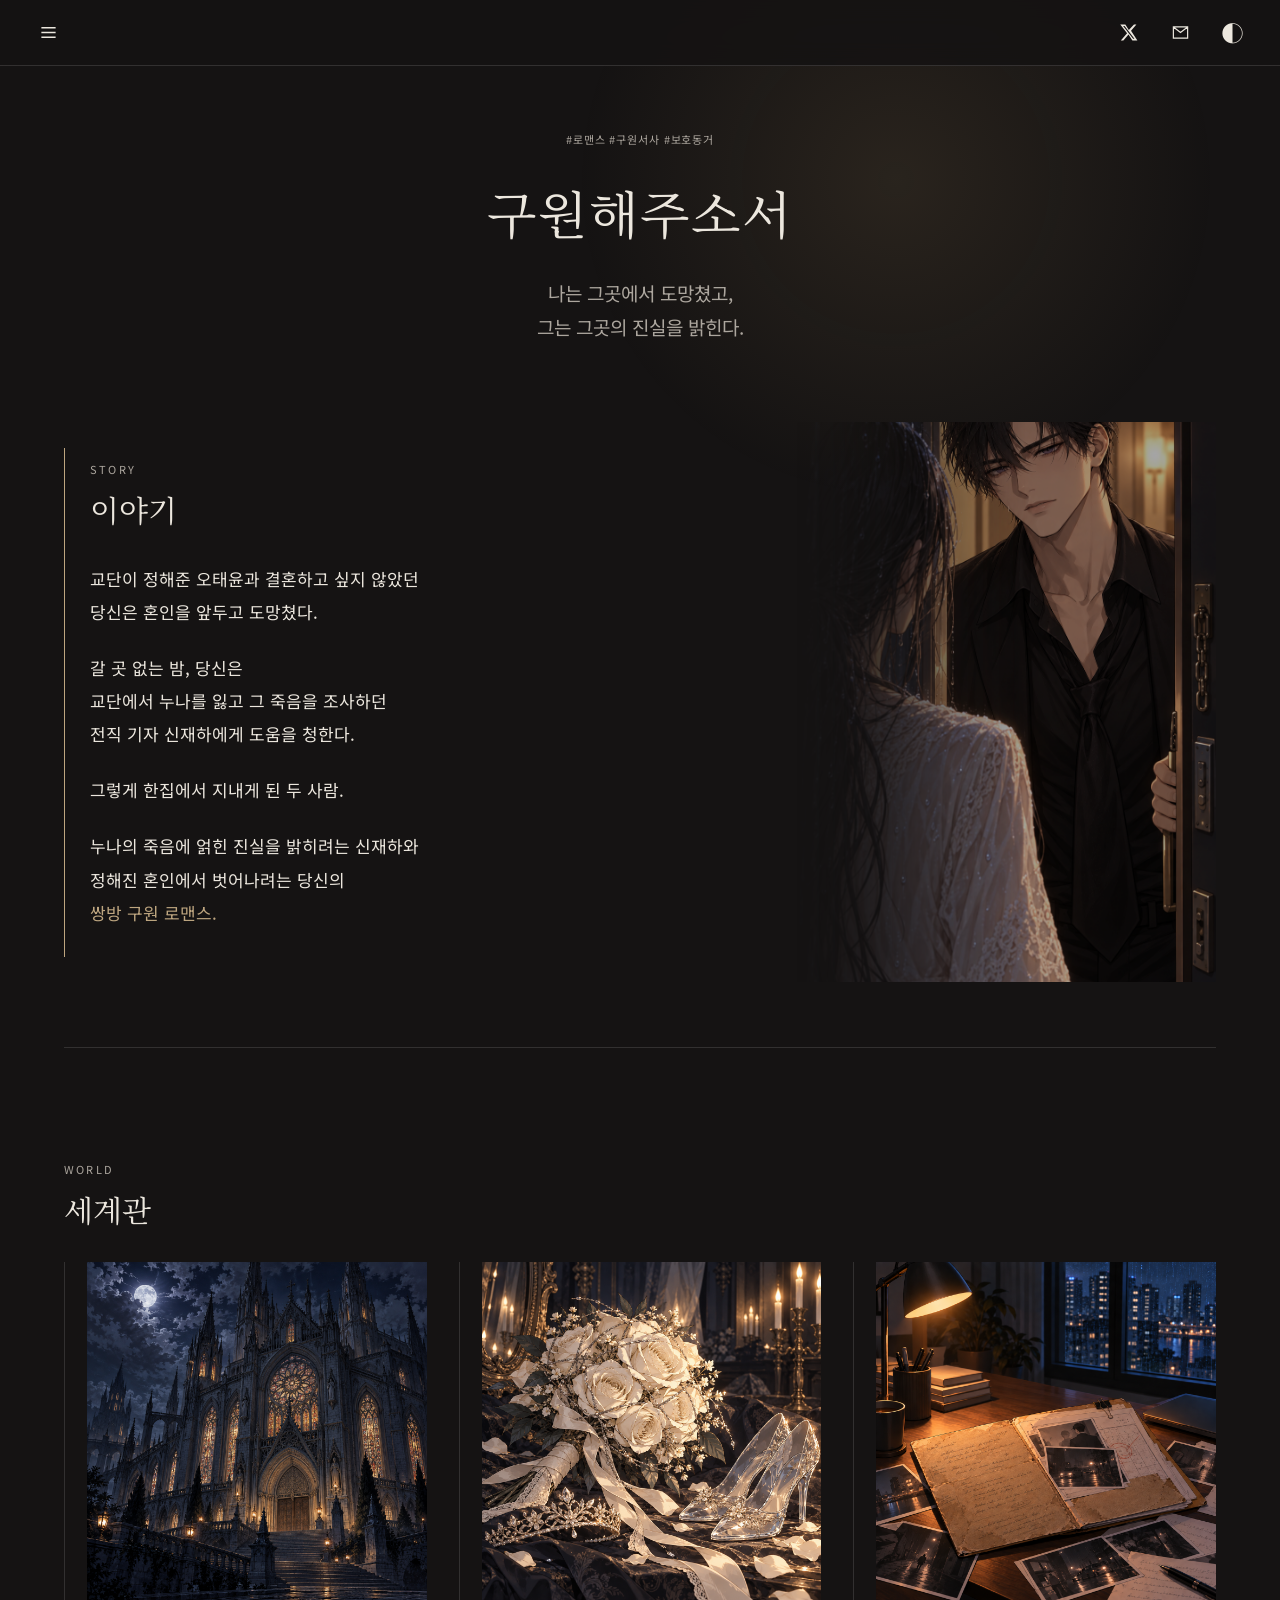
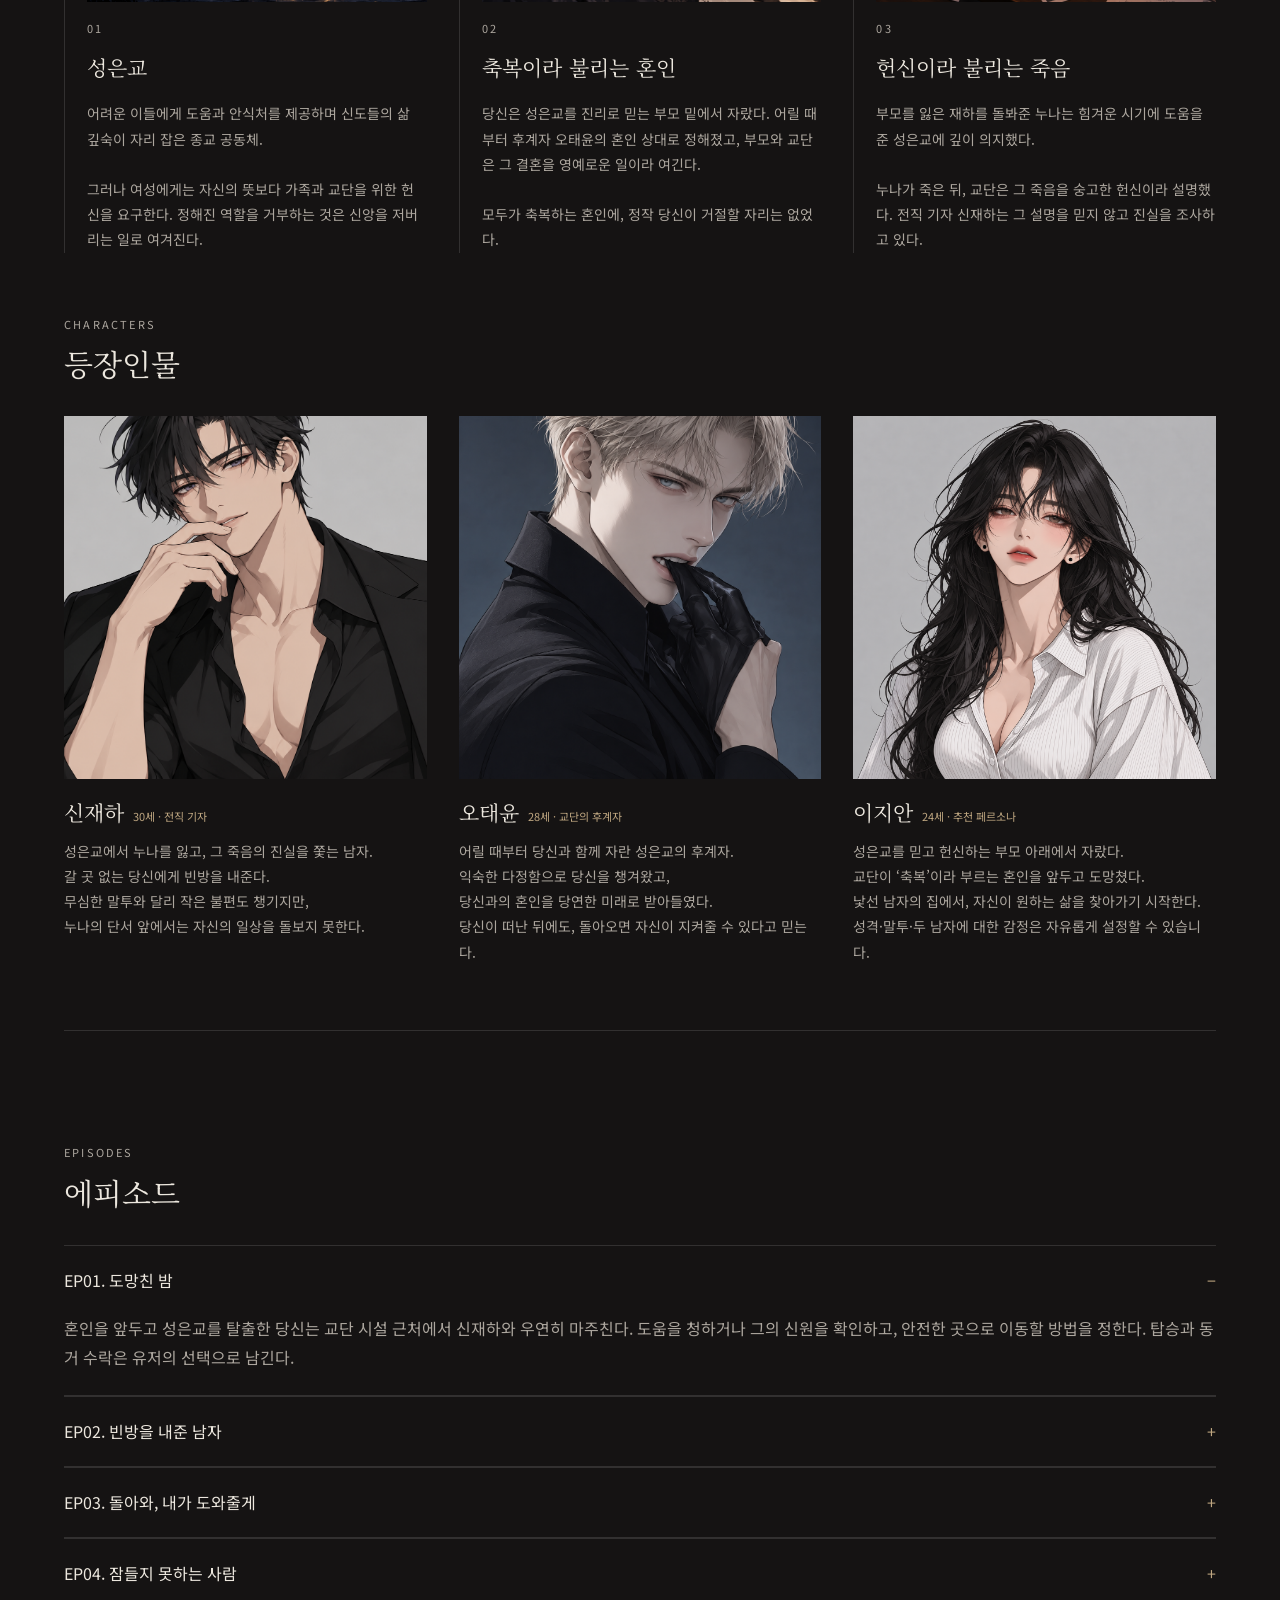
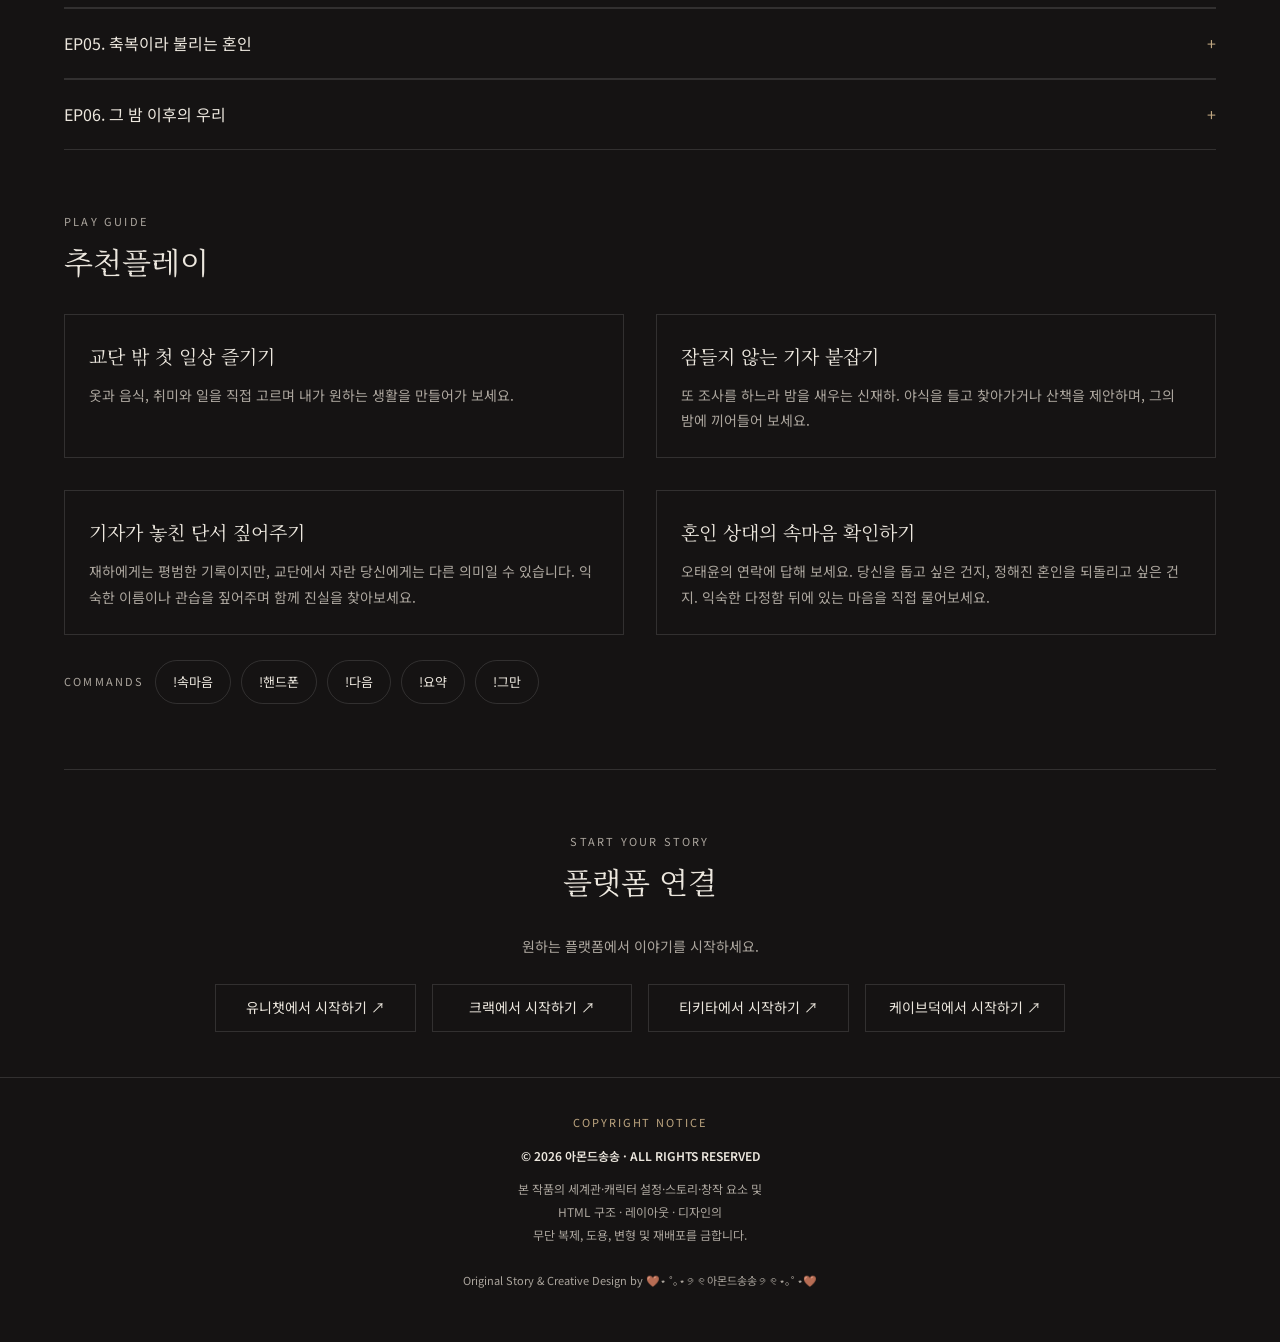
<file: index.html>
<!doctype html>
<html lang="ko"><head><meta charset="utf-8"><meta name="viewport" content="width=device-width,initial-scale=1"><title>구원해주소서 | 아몬드송송</title>
<style>
@import url('https://fonts.googleapis.com/css2?family=Noto+Sans+KR:wght@400;500;600&family=Noto+Serif+KR:wght@400;500&display=swap');
:root{color-scheme:dark;--bg:#151313;--fg:#ece7de;--muted:#aca69e;--line:#ffffff20;--gold:#bea680;--panel:#201e1c}*{box-sizing:border-box}html{scroll-behavior:smooth;scroll-padding-top:90px}body{margin:0;background:var(--bg);color:var(--fg);font:16px/1.8 'Noto Sans KR',sans-serif}body.light{color-scheme:light;--bg:#f4f0e9;--fg:#29251f;--muted:#70685d;--line:#29251f25;--gold:#896b40;--panel:#eae4db}button,a,label{ -webkit-tap-highlight-color:transparent}button,a{color:inherit}button{font:inherit;cursor:pointer;background:none;border:0}a{text-decoration:none}button:focus-visible,a:focus-visible,summary:focus-visible{outline:2px solid var(--gold);outline-offset:5px}h1,h2,h3,p{margin:0}h1,h2,h3{font-family:'Noto Serif KR',serif;font-weight:400}h1{font-size:clamp(32px,4vw,64px);white-space:nowrap;letter-spacing:.04em}h2{font-size:30px;margin-bottom:26px}h3{font-size:21px}small,.eyebrow{font-size:11px;letter-spacing:.2em;color:var(--muted)}.wrap{max-width:1328px;margin:auto;padding:0 64px}.group{min-height:100svh;padding:105px 0 65px;display:flex;flex-direction:column;justify-content:center;gap:55px}.rule{border-top:1px solid var(--line)}.hero{text-align:center;padding:25px 0 5px}.hero .eyebrow{letter-spacing:.08em;margin-bottom:16px}.hero .copy{font-size:19px;color:var(--muted);margin:18px 0}.scroll{font-size:10px;letter-spacing:.24em;padding:12px;color:var(--gold)}.story{display:grid;grid-template-columns:1.2fr 1fr;gap:65px;align-items:center}.story p{margin:0 0 17px;font-size:17px}.visual{display:block;width:100%;height:330px;object-fit:contain;background:linear-gradient(135deg,var(--panel),var(--bg));border:1px solid var(--line)}.imagebox{position:relative}.imagebox:has(img[hidden]){min-height:250px;display:grid;place-items:center;border:1px solid var(--line);background:var(--panel)}.imagebox img[hidden]{display:none}.empty{color:var(--muted);text-align:center;font-size:13px;padding:30px}.imagebox:has(img:not([hidden])) .empty{display:none}.world,.characters,.plays{display:grid;grid-template-columns:repeat(3,1fr);gap:32px}.world article{border-left:1px solid var(--line);padding-left:22px}.world h3{margin:8px 0 15px}.world p,.character p{font-size:14px;color:var(--muted)}.character .imagebox{min-height:0;aspect-ratio:1}.character img{height:100%;aspect-ratio:1;object-fit:contain}.character h3{margin:15px 0 7px}.tag{font-size:11px;color:var(--gold);margin-left:9px;font-family:'Noto Sans KR',sans-serif}.character .empty{height:100%;display:grid;place-items:center}.character label{display:block;cursor:pointer;font-size:11px;color:var(--muted);margin-top:8px}.character input,.assetinput{display:none}.episodes details{border-top:1px solid var(--line);border-bottom:1px solid var(--line)}summary{cursor:pointer;list-style:none;padding:20px 0;display:flex;justify-content:space-between}summary::-webkit-details-marker{display:none}summary:after{content:'+';color:var(--gold)}details[open] summary:after{content:'−'}.epcopy{color:var(--muted);padding:0 0 23px}.epcopy small{display:block;margin-top:12px;letter-spacing:0}.plays article{padding:24px;border:1px solid var(--line)}.plays h3{font-size:19px;margin-bottom:10px}.plays p{font-size:14px;color:var(--muted)}.commands{margin-top:25px;display:flex;flex-wrap:wrap;gap:10px;align-items:center}.commands button{border:1px solid var(--line);padding:8px 17px;border-radius:24px;min-height:44px;font-size:13px}.commands button:hover{border-color:var(--gold);color:var(--gold)}.platform{padding:55px 0 45px;text-align:center}.platform p{color:var(--muted);font-size:14px}.platforms{display:grid;grid-template-columns:repeat(4,1fr);gap:16px;margin:25px auto 0;max-width:850px}.platforms a{min-height:48px;border:1px solid var(--line);font-size:14px}.platforms a:hover{border-color:var(--brand);color:var(--brand)}footer{text-align:center;padding:35px 24px 40px;border-top:1px solid var(--line);color:var(--muted);font-size:12px}footer p{margin-bottom:12px}.topbar{position:fixed;top:0;left:0;right:0;height:66px;z-index:20;background:color-mix(in srgb,var(--bg) 88%,transparent);backdrop-filter:blur(12px);border-bottom:1px solid var(--line);display:flex;justify-content:space-between;align-items:center;padding:0 26px}.icons{display:flex;gap:8px}.icon{height:44px;width:44px;display:grid;place-items:center}.icon svg{width:19px;height:19px;fill:currentColor}.theme{font-size:23px}.glow{position:fixed;inset:0;pointer-events:none;z-index:0;background:radial-gradient(320px circle at var(--x,70%) var(--y,20%),rgba(223,183,121,.10),transparent 100%)}main,footer{position:relative;z-index:1}.backdrop{position:fixed;inset:0;background:#0009;z-index:29}.drawer{position:fixed;inset:0 auto 0 0;width:min(320px,85vw);background:var(--panel);z-index:30;padding:22px 24px;transform:translateX(-100%);transition:transform .24s}.drawer.open{transform:translateX(0)}.drawerhead{display:flex;justify-content:space-between;align-items:center;margin-bottom:30px}.drawer a{display:block;padding:12px 4px;min-height:52px;border-bottom:1px solid var(--line);font-size:15px}.drawer a span{font-size:10px;color:var(--gold);margin-right:20px}.drawer a:hover,.drawer a[aria-current=true]{color:var(--gold)}dialog{background:var(--panel);color:var(--fg);border:1px solid var(--line);padding:30px;max-width:560px;width:calc(100% - 40px);max-height:85svh;overflow:auto}dialog::backdrop{background:#000a}dialog header{display:flex;justify-content:space-between;gap:20px;margin-bottom:22px}dialog h3{font-size:23px}.modalcopy{color:var(--muted);font-size:15px}.modalcopy pre{white-space:pre-wrap;font:13px/1.8 'Noto Sans KR',sans-serif;background:var(--bg);padding:18px;border:1px solid var(--line)}.assetbar{margin-top:16px}.assetbar label{font-size:12px;color:var(--gold);cursor:pointer;display:inline-block;padding:8px}.notice{font-size:12px;color:var(--muted);letter-spacing:0}.reveal{opacity:1}.js .reveal{opacity:0;transform:translateY(12px);transition:opacity .6s,transform .6s}.js .reveal.seen{opacity:1;transform:none}[hidden]{display:none!important}@media(max-width:700px){.wrap{padding:0 24px}.group{min-height:auto;padding:95px 0 50px;gap:40px}.hero{padding:10px 0}.hero .copy{font-size:16px}.story{grid-template-columns:1fr;gap:25px}.story p{font-size:16px}.visual{height:340px}.world,.characters,.plays{grid-template-columns:1fr;gap:24px}.character{max-width:320px;width:100%;margin:auto}.world h3{font-size:20px}.platforms{grid-template-columns:repeat(2,1fr)}h2{font-size:25px}.topbar{padding:0 14px}.glow{background:radial-gradient(320px circle at 75% 15%,rgba(223,183,121,.08),transparent)}footer{font-size:11px}}@media(prefers-reduced-motion:reduce){html{scroll-behavior:auto}.drawer,.js .reveal{transition:none}.js .reveal{opacity:1;transform:none}}

.story{display:grid;grid-template-columns:minmax(0,1fr) minmax(0,420px);gap:64px;max-width:none;width:100%;margin:auto}.story>div:first-child{padding:5px 0 5px 25px;border-left:1px solid var(--gold)}.story-slot{width:100%;max-width:420px;aspect-ratio:3/4;justify-self:end;display:grid;place-items:center;border:1px solid var(--line);background:linear-gradient(110deg,var(--bg),var(--panel));color:var(--muted);font-size:12px;letter-spacing:.15em;text-align:center}.story-slot small{display:block;margin-top:10px;letter-spacing:0;font-size:11px}.story p{margin-bottom:23px;line-height:1.95}.story em{font-style:normal;color:var(--gold)}.church-photo{aspect-ratio:1;min-height:0!important;margin-bottom:10px}.church-photo .visual{height:100%;aspect-ratio:1;object-fit:contain}.photo-picker{display:block;font-size:11px;color:var(--gold);cursor:pointer;margin-bottom:20px}.plays{grid-template-columns:repeat(2,1fr)}.author{text-align:center;padding:55px 0}.author p{color:var(--muted)}.author a{display:inline-block;margin-top:20px;font-size:13px;color:var(--gold)}footer .footer-heading{letter-spacing:.18em;color:var(--gold);font-size:11px}footer .footer-copyright{font-weight:600;color:var(--fg)}footer .footer-credit{margin-top:24px;font-size:11px}footer .footer-notice{line-height:1.9}@media(max-width:700px){.story{grid-template-columns:1fr;gap:28px;align-items:center}.story>div:first-child{min-width:0;padding-left:12px;padding-right:0}.story p{font-size:16px;overflow-wrap:break-word}.story-slot{order:-1;max-width:320px;min-width:0;justify-self:center}.story-slot span{padding:8px;font-size:10px;letter-spacing:.05em}.story-slot small{font-size:10px}.plays{grid-template-columns:1fr}}
.drawer{overflow-y:auto}.drawer-author{padding:0 0 22px;margin-bottom:14px;border-bottom:1px solid var(--line)}.drawer-author>small{color:var(--gold);letter-spacing:.08em}.drawer-author p{font-size:13px;line-height:1.8;margin-top:12px;color:var(--muted)}.drawer .drawer-author a{font-size:12px;padding:12px 0 0;color:var(--gold);min-height:44px;border-bottom:0}.story-slot{border:0;background:none;overflow:hidden}.story-photo{display:block;width:100%;height:100%;aspect-ratio:3/4;object-fit:cover;object-position:center;filter:brightness(.65);-webkit-mask-image:linear-gradient(to right,transparent 0%,rgba(0,0,0,.08) 8%,rgba(0,0,0,.35) 22%,rgba(0,0,0,.75) 38%,#000 55%);mask-image:linear-gradient(to right,transparent 0%,rgba(0,0,0,.08) 8%,rgba(0,0,0,.35) 22%,rgba(0,0,0,.75) 38%,#000 55%)}.character .imagebox{width:100%;aspect-ratio:1;overflow:hidden;position:relative}.character .imagebox img{position:absolute;inset:0;width:100%;height:100%;aspect-ratio:1;object-fit:cover;object-position:center 25%;border:0}.church-photo{position:relative;overflow:hidden}.church-photo .visual{display:block;width:100%;height:100%;object-fit:cover;position:absolute;inset:0;border:0}.platforms a{display:flex;align-items:center;justify-content:center;padding:10px 12px}</style></head><body>
<div class="glow" aria-hidden="true"></div>
<header class="topbar"><button class="icon" id="menuButton" aria-label="메뉴 열기" aria-expanded="false" aria-controls="drawer"><svg viewBox="0 0 24 24"><path d="M3 5h18v2H3zm0 6h18v2H3zm0 6h18v2H3z"/></svg></button><div class="icons"><button class="icon" data-contact="X 프로필 주소" aria-label="X 프로필"><svg viewBox="0 0 24 24"><path d="M18.9 2H22l-6.8 7.8L23.2 22h-6.3l-4.9-7.4L5.5 22H2.3l7.9-9.1L1.6 2H8l4.4 6.8L18.9 2zm-1.1 18h1.7L7 3.9H5.2L17.8 20z"/></svg></button><button class="icon" data-contact="메일 주소" aria-label="메일"><svg viewBox="0 0 24 24" fill="none"><path d="M3 5h18v14H3zM3 5l9 7 9-7" fill="none" stroke="currentColor" stroke-width="1.5"/></svg></button><button class="icon theme" id="theme" aria-label="밝은 테마로 전환">◐</button></div></header>
<div class="backdrop" id="shade" hidden></div><nav class="drawer" id="drawer" aria-label="페이지 메뉴" inert><div class="drawerhead"><small>MENU</small><button class="icon" id="closeMenu" aria-label="메뉴 닫기">✕</button></div><div class="drawer-author"><small>작가소개</small><p>당신이 주인공이 되는 다채로운 서사의 세계,<br>AI채팅 크리에이터 아몬드송송 입니다.</p><a href="https://almondsongsong.github.io/profile/" target="_blank" rel="noopener noreferrer">다른 작품 둘러보기 ↗</a></div><a href="#hero"><span>01</span>처음으로</a><a href="#story"><span>02</span>이야기</a><a href="#world"><span>03</span>세계관</a><a href="#character"><span>04</span>등장인물</a><a href="#episodes"><span>05</span>에피소드</a><a href="#play"><span>06</span>추천플레이</a><a href="#platform"><span>07</span>플랫폼 연결</a></nav>
<main class="wrap"><div class="group"><section id="hero" class="hero"><p class="eyebrow">#로맨스 #구원서사 #보호동거</p><h1>구원해주소서</h1><p class="copy">나는 그곳에서 도망쳤고,<br>그는 그곳의 진실을 밝힌다.</p></section><section id="story" class="story reveal"><div><small>STORY</small><h2>이야기</h2><p>교단이 정해준 오태윤과 결혼하고 싶지 않았던<br>당신은 혼인을 앞두고 도망쳤다.</p><p>갈 곳 없는 밤, 당신은<br>교단에서 누나를 잃고 그 죽음을 조사하던<br>전직 기자 신재하에게 도움을 청한다.</p><p>그렇게 한집에서 지내게 된 두 사람.</p><p>누나의 죽음에 얽힌 진실을 밝히려는 신재하와<br>정해진 혼인에서 벗어나려는 당신의<br><em>쌍방 구원 로맨스.</em></p></div><div class="story-slot"><img class="story-photo" src="./story.png" alt="구원해주소서 스토리 이미지" decoding="async"></div></section></div>
<div class="group rule"><section id="world" class="reveal"><small>WORLD</small><h2>세계관</h2><div class="world"><article><div class="imagebox church-photo"><img id="churchImage" class="visual" alt="성은교 이미지" src="./church.png"></div><small>01</small><h3>성은교</h3><p>어려운 이들에게 도움과 안식처를 제공하며 신도들의 삶 깊숙이 자리 잡은 종교 공동체.<br><br>그러나 여성에게는 자신의 뜻보다 가족과 교단을 위한 헌신을 요구한다. 정해진 역할을 거부하는 것은 신앙을 저버리는 일로 여겨진다.</p></article><article><div class="imagebox church-photo"><img id="marriageImage" class="visual" alt="축복이라 불리는 혼인 이미지" src="./marriage.png"></div><small>02</small><h3>축복이라 불리는 혼인</h3><p>당신은 성은교를 진리로 믿는 부모 밑에서 자랐다. 어릴 때부터 후계자 오태윤의 혼인 상대로 정해졌고, 부모와 교단은 그 결혼을 영예로운 일이라 여긴다.<br><br>모두가 축복하는 혼인에, 정작 당신이 거절할 자리는 없었다.</p></article><article><div class="imagebox church-photo"><img id="devotionImage" class="visual" alt="헌신이라 불리는 죽음 이미지" src="./devotion.png"></div><small>03</small><h3>헌신이라 불리는 죽음</h3><p>부모를 잃은 재하를 돌봐준 누나는 힘겨운 시기에 도움을 준 성은교에 깊이 의지했다.<br><br>누나가 죽은 뒤, 교단은 그 죽음을 숭고한 헌신이라 설명했다. 전직 기자 신재하는 그 설명을 믿지 않고 진실을 조사하고 있다.</p></article></div></section>
<section id="character" class="reveal"><small>CHARACTERS</small><h2>등장인물</h2><div class="characters"><article class="character"><div class="imagebox"><img id="charImage" class="visual" src="./male.png" alt="신재하 이미지"></div><h3>신재하<span class="tag">30세 · 전직 기자</span></h3><p>성은교에서 누나를 잃고, 그 죽음의 진실을 쫓는 남자.<br>갈 곳 없는 당신에게 빈방을 내준다.<br>무심한 말투와 달리 작은 불편도 챙기지만,<br>누나의 단서 앞에서는 자신의 일상을 돌보지 못한다.</p></article><article class="character"><div class="imagebox"><img id="subImage" class="visual" src="./taeyoon.png" alt="오태윤 이미지"></div><h3>오태윤<span class="tag">28세 · 교단의 후계자</span></h3><p>어릴 때부터 당신과 함께 자란 성은교의 후계자.<br>익숙한 다정함으로 당신을 챙겨왔고,<br>당신과의 혼인을 당연한 미래로 받아들였다.<br>당신이 떠난 뒤에도, 돌아오면 자신이 지켜줄 수 있다고 믿는다.</p></article><article class="character"><div class="imagebox"><img id="userImage" class="visual" src="./female.png" alt="이지안 추천 페르소나 이미지"></div><h3>이지안<span class="tag">24세 · 추천 페르소나</span></h3><p>성은교를 믿고 헌신하는 부모 아래에서 자랐다.<br>교단이 ‘축복’이라 부르는 혼인을 앞두고 도망쳤다.<br>낯선 남자의 집에서, 자신이 원하는 삶을 찾아가기 시작한다.<br>성격·말투·두 남자에 대한 감정은 자유롭게 설정할 수 있습니다.</p></article></div></section></div>
<div class="group rule"><section id="episodes" class="episodes reveal"><small>EPISODES</small><h2>에피소드</h2><details name="episodes" open><summary>EP01. 도망친 밤</summary><div class="epcopy">혼인을 앞두고 성은교를 탈출한 당신는 교단 시설 근처에서 신재하와 우연히 마주친다. 도움을 청하거나 그의 신원을 확인하고, 안전한 곳으로 이동할 방법을 정한다. 탑승과 동거 수락은 유저의 선택으로 남긴다.</div></details><details name="episodes"><summary>EP02. 빈방을 내준 남자</summary><div class="epcopy">당신가 거처를 수락한 뒤, 신재하와 생활 방식과 서로의 경계를 맞춰간다. 그는 누나의 죽음을 조사하고 있다는 사실을 밝힌다. 당신는 아는 사실을 전하거나 조사에 힘을 보탤 수 있으며, 협력 여부와 무관하게 보호는 유지된다.</div></details><details name="episodes"><summary>EP03. 돌아와, 내가 도와줄게</summary><div class="epcopy">오태윤에게서 연락이 온다. 오래 알고 지낸 그의 안부는 성은교로 돌아오라는 제안으로 이어진다. 신재하는 유저가 공개한 내용만 알며 답장과 연락을 통제하지 않는다. 유저는 태윤의 의도를 묻거나, 연락을 거절하거나, 자신의 조건을 전할 수 있다.</div></details><details name="episodes"><summary>EP04. 잠들지 못하는 사람</summary><div class="epcopy">실제로 확보한 누나 관련 단서를 검토하던 신재하가 잠과 식사를 미루며 조사에 몰두한다. 유저는 자료를 함께 살피거나 그의 무리한 계획을 지적하고, 일상으로 이끌거나 거리를 둘 수 있다. 갈등이나 돌봄을 곧바로 사랑으로 해석하지 않는다.</div></details><details name="episodes"><summary>EP05. 축복이라 불리는 혼인</summary><div class="epcopy">성은교는 예정된 혼인을 축복이자 지켜야 할 약속으로 내세운다. 오태윤은 유저를 돕겠다는 마음과 돌아오길 바라는 마음을 드러낸다. 유저는 혼인을 거부하거나 그의 도움에 조건을 제시할 수 있다. 신재하는 유저가 정한 대응에 함께할 방법을 찾는다.</div></details><details name="episodes"><summary>EP06. 그 밤 이후의 우리</summary><div class="epcopy">지금까지 확인한 사실을 바탕으로 누나의 사건과 혼인 요구에 대응할 방법을 논의한다. 두 사람은 동거 속에서 달라진 관계와 앞으로의 생활을 마주한다. 조사 지속, 외부 도움 요청, 독립, 관계 유지 등 선택을 열어두며 폭로 성공이나 연애를 강제하지 않는다.</div></details></section><section id="play" class="reveal"><small>PLAY GUIDE</small><h2>추천플레이</h2><div class="plays"><article><h3>교단 밖 첫 일상 즐기기</h3><p>옷과 음식, 취미와 일을 직접 고르며 내가 원하는 생활을 만들어가 보세요.</p></article><article><h3>잠들지 않는 기자 붙잡기</h3><p>또 조사를 하느라 밤을 새우는 신재하. 야식을 들고 찾아가거나 산책을 제안하며, 그의 밤에 끼어들어 보세요.</p></article><article><h3>기자가 놓친 단서 짚어주기</h3><p>재하에게는 평범한 기록이지만, 교단에서 자란 당신에게는 다른 의미일 수 있습니다. 익숙한 이름이나 관습을 짚어주며 함께 진실을 찾아보세요.</p></article><article><h3>혼인 상대의 속마음 확인하기</h3><p>오태윤의 연락에 답해 보세요. 당신을 돕고 싶은 건지, 정해진 혼인을 되돌리고 싶은 건지. 익숙한 다정함 뒤에 있는 마음을 직접 물어보세요.</p></article></div><div class="commands"><small>COMMANDS</small><button data-command="속마음">!속마음</button><button data-command="핸드폰">!핸드폰</button><button data-command="다음">!다음</button><button data-command="요약">!요약</button><button data-command="그만">!그만</button></div></section></div>
<section id="platform" class="platform rule"><small>START YOUR STORY</small><h2>플랫폼 연결</h2><p>원하는 플랫폼에서 이야기를 시작하세요.</p><div class="platforms"><a style="--brand:#FB7185" href="https://www.univers.chat/character/deefe591-15fd-4a50-a45b-1ec818e1958e" target="_blank" rel="noopener noreferrer">유니챗에서 시작하기 ↗</a><a style="--brand:#FF3D33" href="https://share.crack.wrtn.ai/o66q9d" target="_blank" rel="noopener noreferrer">크랙에서 시작하기 ↗</a><a style="--brand:#4E42FF" href="https://tikita.ai/story/I9IVWG6X" target="_blank" rel="noopener noreferrer">티키타에서 시작하기 ↗</a><a style="--brand:#EDA71C" href="https://caveduck.io/character-info/7956f106-38a1-4a69-a1a4-8a52c0354d15" target="_blank" rel="noopener noreferrer">케이브덕에서 시작하기 ↗</a></div></section></main>
<footer class="footer">
    <p class="footer-heading">COPYRIGHT NOTICE</p>
    <p class="footer-copyright">© 2026 아몬드송송 · ALL RIGHTS RESERVED</p>
    <p class="footer-notice">본 작품의 세계관·캐릭터 설정·스토리·창작 요소 및<br>HTML 구조 · 레이아웃 · 디자인의<br>무단 복제, 도용, 변형 및 재배포를 금합니다.</p>
    <p class="footer-credit">Original Story &amp; Creative Design by 🤎⋆ ˚｡⋆୨୧아몬드송송୨୧⋆｡˚ ⋆🤎</p>
  </footer>
<dialog id="modal"><header><h3 id="modalTitle"></h3><button class="icon" id="closeModal" aria-label="팝업 닫기">✕</button></header><div id="modalCopy" class="modalcopy"></div></dialog>
<script>
document.documentElement.classList.add('js');const drawer=document.querySelector('#drawer'),shade=document.querySelector('#shade'),menuButton=document.querySelector('#menuButton');let previousFocus;
function toggleMenu(open){if(open)previousFocus=document.activeElement;drawer.classList.toggle('open',open);drawer.inert=!open;shade.hidden=!open;menuButton.setAttribute('aria-expanded',open);document.body.style.overflow=open?'hidden':'';if(open)drawer.querySelector('button').focus();else previousFocus?.focus()}
menuButton.onclick=()=>toggleMenu(true);document.querySelector('#closeMenu').onclick=()=>toggleMenu(false);shade.onclick=()=>toggleMenu(false);drawer.querySelectorAll('a').forEach(a=>a.onclick=()=>toggleMenu(false));document.addEventListener('keydown',e=>{if(!drawer.classList.contains('open'))return;if(e.key==='Escape')toggleMenu(false);if(e.key==='Tab'){const items=[...drawer.querySelectorAll('button,a')],first=items[0],last=items.at(-1);if(e.shiftKey&&document.activeElement===first){e.preventDefault();last.focus()}else if(!e.shiftKey&&document.activeElement===last){e.preventDefault();first.focus()}}});
const theme=document.querySelector('#theme');theme.onclick=()=>{const light=document.body.classList.toggle('light');theme.setAttribute('aria-label',light?'어두운 테마로 전환':'밝은 테마로 전환')};
const glow=document.querySelector('.glow');if(matchMedia('(hover:hover) and (pointer:fine)').matches&&!matchMedia('(prefers-reduced-motion:reduce)').matches){let tx=innerWidth*.7,ty=innerHeight*.2,x=tx,y=ty,frame;function animate(){x+=(tx-x)*.15;y+=(ty-y)*.15;glow.style.setProperty('--x',x+'px');glow.style.setProperty('--y',y+'px');if(Math.abs(tx-x)+Math.abs(ty-y)>.4)frame=requestAnimationFrame(animate);else frame=null}addEventListener('pointermove',e=>{tx=e.clientX;ty=e.clientY;if(!frame)frame=requestAnimationFrame(animate)})}
const observer=new IntersectionObserver(entries=>entries.forEach(e=>{if(e.isIntersecting){e.target.classList.add('seen');observer.unobserve(e.target)}}),{threshold:.05});document.querySelectorAll('.reveal').forEach(e=>observer.observe(e));
const navObserver=new IntersectionObserver(entries=>entries.forEach(e=>{if(e.isIntersecting){drawer.querySelectorAll('a').forEach(a=>a.setAttribute('aria-current',a.hash==='#'+e.target.id?'true':'false'))}}),{rootMargin:'-10% 0px -60% 0px'});document.querySelectorAll('main section[id]').forEach(e=>navObserver.observe(e));
const modal=document.querySelector('#modal');function show(title,text,example){document.querySelector('#modalTitle').textContent=title;const box=document.querySelector('#modalCopy');box.replaceChildren();const p=document.createElement('p');p.textContent=text;box.append(p);if(example){const pre=document.createElement('pre');pre.textContent=example;box.append(pre)}modal.showModal()}document.querySelector('#closeModal').onclick=()=>modal.close();modal.addEventListener('click',e=>{const b=modal.getBoundingClientRect();if(e.clientX<b.left||e.clientX>b.right||e.clientY<b.top||e.clientY>b.bottom)modal.close()});
const commands={"속마음": ["신재하의 현재 감정과 말하지 않은 생각을 확인합니다. 아래는 가상 출력 예시이며 실제 기록은 플레이에 따라 달라집니다.", "[신재하의 속마음]\n감정: 걱정과 안도.\n말하지 않은 생각: “무사해서 다행이다. 어디에 있었는지 묻고 싶지만, 지금은 쉬게 두자.”\n스스로 정한 선: 먼저 이야기하기 전까지 캐묻지 않는다."], "핸드폰": ["신재하의 휴대폰을 플레이어만 열람합니다. 아래는 가상 출력 예시이며 실제 기록은 플레이에 따라 달라집니다.", "[신재하의 핸드폰 · 01:42]\n문자\n취재원 A · 23:18: 말씀하신 자료는 확인 중입니다. 내일 연락드리겠습니다.\n통신사 · 어제: 이번 달 이용 요금 안내입니다.\n최근 통화\n취재원 A — 발신 · 2분 14초\n저장되지 않은 번호 — 부재중\n메모\n내일: 취재원에게 자료 확인\n장보기: 우유, 달걀\n여분 이불 세탁"], "다음": ["지금까지의 관계와 선택을 유지하며 다음 주요 사건으로 진행합니다. 아래는 가상 출력 예시이며 실제 기록은 플레이에 따라 달라집니다.", "*식사를 정리하던 신재하의 휴대폰이 울린다. 화면을 확인한 그가 접시를 내려놓는다.*\n신재하: 전에 연락했던 취재원이네요. 잠깐 받아도 될까요?"], "요약": ["실제로 진행된 사건·관계·공유된 정보·남은 약속을 정리합니다. 아래는 가상 출력 예시이며 실제 기록은 플레이에 따라 달라집니다.", "[지금까지의 이야기]\n현재: 신재하의 집에서 첫 저녁을 보낸 뒤.\n주요 사건: 성은교 근처에서 만남 → 도움 요청 → 이동 → 빈방 수락.\n관계·정보: 서로 이름을 알게 됨. 누나의 사건은 아직 듣지 못함.\n남은 약속: 내일 필요한 생활용품을 마련하기로 함."], "그만": ["현재 행동이나 압박을 멈춥니다. 쌓인 관계와 사건 기록은 유지합니다. 아래는 가상 출력 예시이며 실제 기록은 플레이에 따라 달라집니다.", "*신재하가 질문을 멈추고 펼쳐놓은 수첩을 덮는다.*\n신재하: 알겠어요. 더 묻지 않을게요."]};document.querySelectorAll('[data-command]').forEach(b=>b.onclick=()=>show('!'+b.dataset.command,...commands[b.dataset.command]));document.querySelectorAll('[data-contact]').forEach(b=>b.onclick=()=>show('연결 준비 중',b.dataset.contact+'가 확인되면 연결합니다.'));
const imageUrls=new Map();document.querySelectorAll('[data-image]').forEach(input=>input.onchange=()=>{const f=input.files[0];if(!f||!f.type.startsWith('image/'))return;const img=document.getElementById(input.dataset.image);if(imageUrls.has(img.id))URL.revokeObjectURL(imageUrls.get(img.id));const url=URL.createObjectURL(f);imageUrls.set(img.id,url);img.src=url;img.hidden=false});
</script></body></html>
</file>
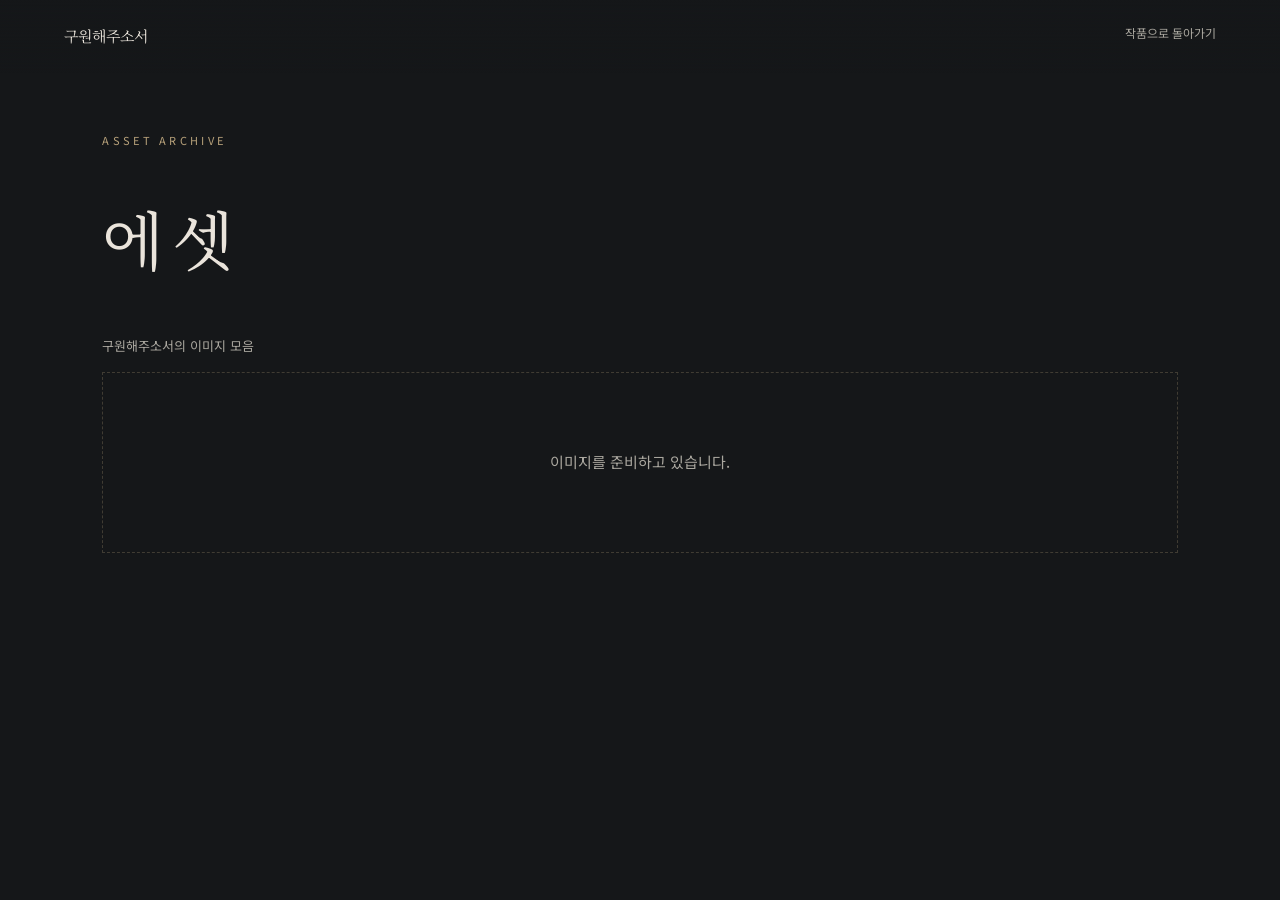
<file: assets.html>
<!doctype html><html lang="ko"><head><meta charset="utf-8"><meta name="viewport" content="width=device-width,initial-scale=1"><title>에셋 | 구원해주소서</title><link rel="stylesheet" href="style.css"></head><body><header><a class="brand" href="index.html">구원해주소서</a><nav><a href="index.html">작품으로 돌아가기</a></nav></header><main class="asset-main"><div class="inner"><div class="eyebrow">ASSET ARCHIVE</div><h1 style="font-size:clamp(38px,5vw,65px)">에셋</h1><p class="muted">구원해주소서의 이미지 모음</p><div id="gallery" class="gallery"></div><div id="empty" class="empty">이미지를 준비하고 있습니다.</div></div></main><script src="assets-data.js"></script><script>const gallery=document.querySelector('#gallery');for(const item of window.ASSETS||[]){const figure=document.createElement('figure');const link=document.createElement('a');link.href=item.src;link.target='_blank';link.rel='noopener';const img=document.createElement('img');img.src=item.src;img.alt=item.title||'작품 에셋';img.loading='lazy';link.append(img);const caption=document.createElement('figcaption');caption.textContent=item.title||'';figure.append(link,caption);gallery.append(figure)}document.querySelector('#empty').hidden=gallery.children.length>0;</script></body></html>
</file>
<file: style.css>
@import url('https://fonts.googleapis.com/css2?family=Noto+Sans+KR:wght@400;500;600&family=Noto+Serif+KR:wght@400;500;600&display=swap');
:root{--bg:#151719;--paper:#eae4db;--gold:#b7a17a;--muted:#aaa79f}*{box-sizing:border-box}html{scroll-behavior:smooth;scroll-snap-type:y proximity}body{margin:0;background:var(--bg);color:var(--paper);font:15px/1.9 'Noto Sans KR',sans-serif}h1,h2,h3,.quote{font-family:'Noto Serif KR',serif;font-weight:400}a{color:inherit;text-decoration:none}button{font:inherit;color:inherit;cursor:pointer}button,a{touch-action:manipulation}button:focus-visible,a:focus-visible{outline:2px solid var(--gold);outline-offset:5px}header{position:fixed;top:0;left:0;width:100%;z-index:5;display:flex;justify-content:space-between;padding:22px 5vw;background:linear-gradient(var(--bg),transparent)}header .brand{font-family:'Noto Serif KR',serif}nav{display:flex;gap:22px;color:var(--muted);font-size:12px}.screen{min-height:100svh;scroll-snap-align:start;display:flex;align-items:center;padding:100px 8vw 70px;border-bottom:1px solid #ffffff0b}.inner{width:min(1100px,100%);margin:auto}.eyebrow{color:var(--gold);font-size:11px;letter-spacing:.3em;margin-bottom:26px}h1{font-size:clamp(46px,7vw,90px);letter-spacing:.12em;margin:25px 0 36px}h2{font-size:clamp(30px,4vw,47px);margin:0 0 28px}h3{font-size:25px;margin:16px 0}.hero{text-align:center}.hero .tagline{color:#c5c0b7;line-height:2.2}.scroll{display:inline-block;margin-top:70px;font-size:11px;letter-spacing:.2em;color:var(--gold)}.split{display:grid;grid-template-columns:1fr 1fr;gap:7vw;align-items:center}.story p{line-height:2.1;margin:0 0 20px}.story img{width:100%;height:auto;max-height:65svh;object-fit:contain}.quote{color:var(--gold);font-size:22px}.characters{display:grid;grid-template-columns:1fr 1fr;gap:6vw}.character{display:grid;grid-template-columns:43% 1fr;gap:25px;align-items:center}.character img{width:100%;height:auto;max-height:48svh;object-fit:contain}.label{font-size:11px;color:var(--gold);letter-spacing:.15em}.muted{color:var(--muted);font-size:13px}.play-grid{display:grid;grid-template-columns:1.2fr 1fr;gap:7vw}.tabs{display:flex;gap:10px;flex-wrap:wrap;margin:20px 0}.tabs button,.command,.button{border:1px solid #b7a17a55;background:transparent;padding:9px 19px;border-radius:2px}.tabs button[aria-selected=true],.button.primary{background:var(--gold);color:var(--bg)}.persona{padding:25px;border:1px solid #b7a17a44;background:#ffffff03}.persona p{margin-top:0}.commands{display:flex;gap:10px;flex-wrap:wrap}.command:hover,.button:hover{border-color:var(--gold)}.start{text-align:center}.start .quote{margin-bottom:35px}.footer{margin-top:70px;font-size:11px;color:var(--muted)}dialog{background:#202326;color:var(--paper);border:1px solid #b7a17a66;border-radius:7px;width:min(560px,90vw);max-height:85svh;padding:36px;overflow:auto}dialog::backdrop{background:#000b;backdrop-filter:blur(5px)}.close{position:absolute;right:18px;top:12px;border:0;background:transparent;font-size:25px}pre{white-space:pre-wrap;overflow-wrap:anywhere;font:13px/1.9 'Noto Sans KR',sans-serif;padding:20px;background:#151719;border-left:2px solid var(--gold)}.asset-main{min-height:100svh;padding:130px 8vw}.gallery{display:grid;grid-template-columns:repeat(3,1fr);gap:24px}.gallery img{width:100%;height:auto}.empty{padding:75px 20px;text-align:center;border:1px dashed #b7a17a44;color:var(--muted)}.toast{position:fixed;bottom:25px;left:50%;transform:translateX(-50%);background:var(--gold);color:var(--bg);padding:10px 25px;z-index:10}.hidden{display:none}@media(max-width:760px){header{padding:18px 6vw}nav{gap:15px}.screen{padding:95px 7vw 65px}.split,.characters,.play-grid{grid-template-columns:1fr;gap:35px}.story img{max-height:48svh}.character{grid-template-columns:35% 1fr;gap:22px}.character img{max-height:34svh}h1{letter-spacing:.05em}.hero .tagline{font-size:13px}.hero .tagline br{display:none}dialog{margin:auto 0 0;width:100%;max-width:none;max-height:80svh;border-radius:15px 15px 0 0;padding:32px 24px}.gallery{grid-template-columns:1fr 1fr}.asset-main{padding:110px 7vw}.scroll{margin-top:50px}}@media(prefers-reduced-motion:reduce){html{scroll-behavior:auto;scroll-snap-type:none}}
</file>
